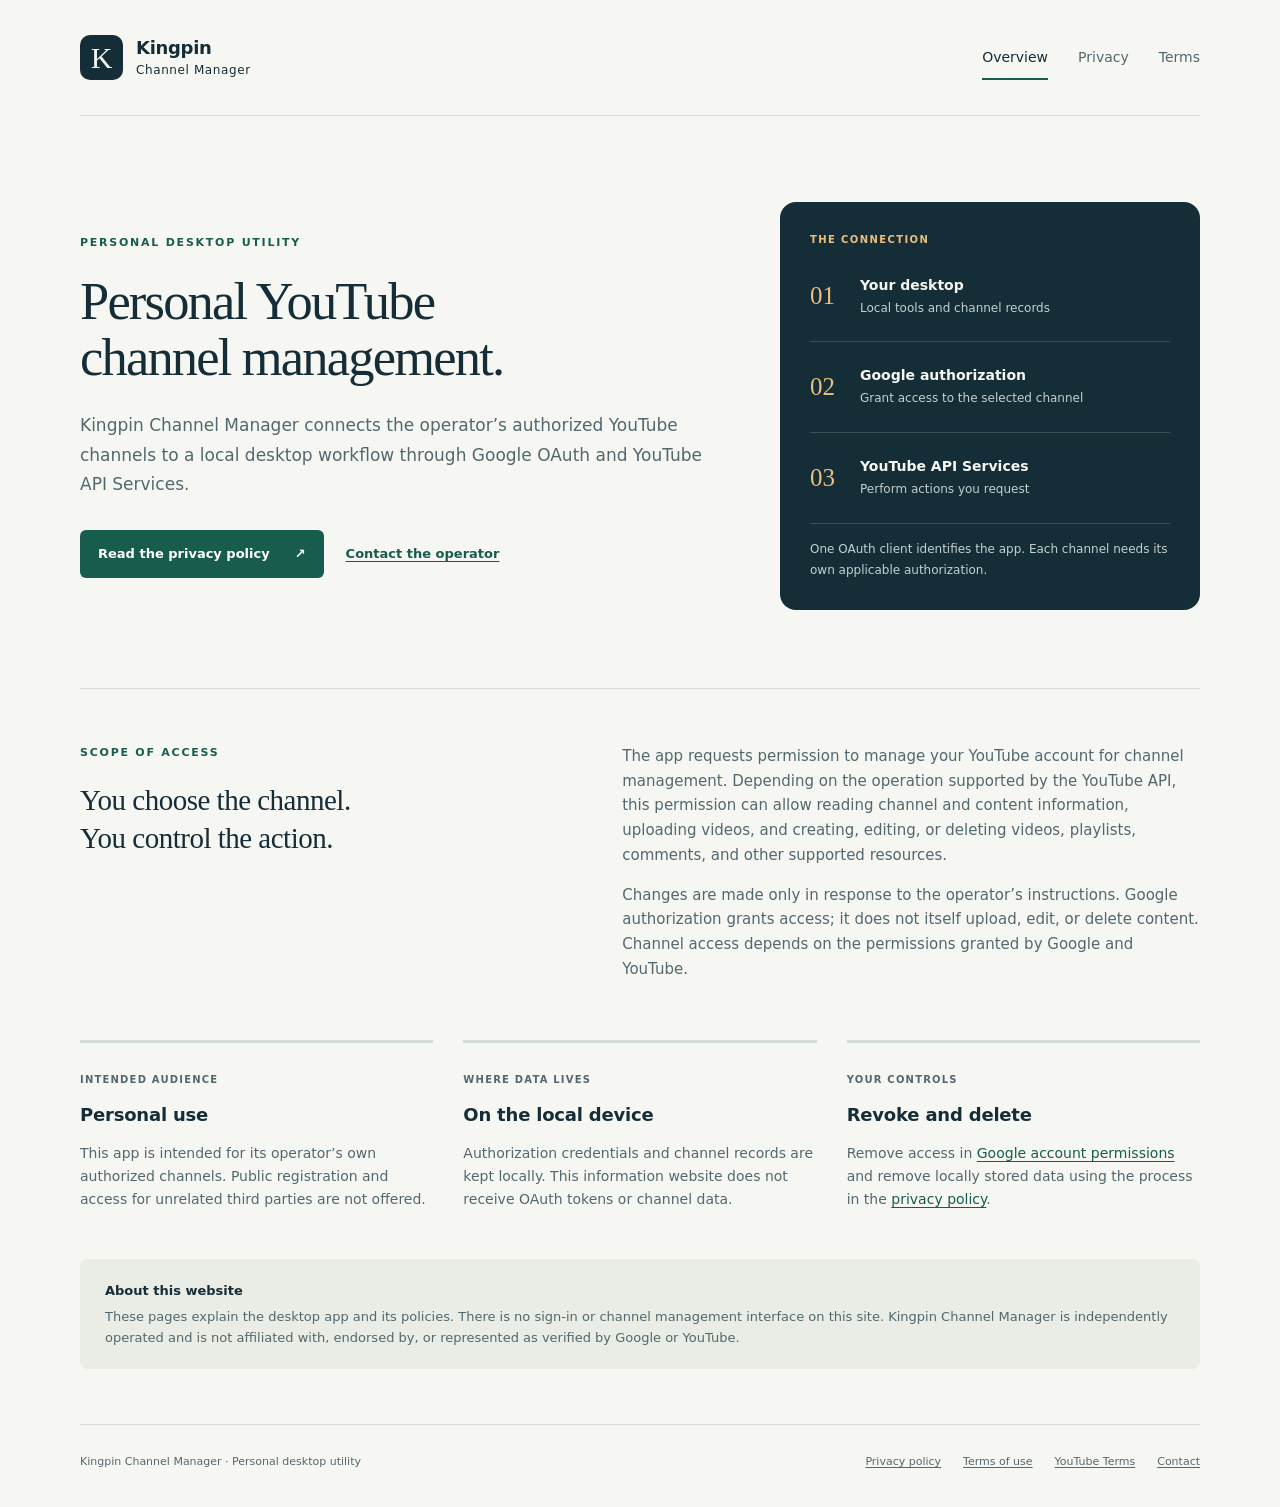
<file: index.html>
<!doctype html>
<html lang="en">
<head>
  <meta charset="utf-8">
  <meta name="viewport" content="width=device-width, initial-scale=1">
  <meta name="description" content="Information, privacy, and terms for Kingpin Channel Manager, a personal desktop utility for authorized YouTube channel management.">
  <title>Kingpin Channel Manager</title>
  <link rel="stylesheet" href="style.css">
</head>
<body>
  <a class="skip" href="#main">Skip to content</a>
  <header class="site-header shell">
    <a class="brand" href="index.html"><span class="mark" aria-hidden="true">K</span><span>Kingpin<br><small>Channel Manager</small></span></a>
    <nav aria-label="Main navigation"><a aria-current="page" href="index.html">Overview</a><a href="privacy.html">Privacy</a><a href="terms.html">Terms</a></nav>
  </header>
  <main id="main" class="shell">
    <section class="hero">
      <div>
        <p class="eyebrow">Personal desktop utility</p>
        <h1>Personal YouTube<br>channel management.</h1>
        <p class="lead">Kingpin Channel Manager connects the operator’s authorized YouTube channels to a local desktop workflow through Google OAuth and YouTube API Services.</p>
        <div class="actions"><a class="button" href="privacy.html">Read the privacy policy <span aria-hidden="true">↗</span></a><a class="text-link" href="mailto:ytkingpin99@gmail.com">Contact the operator</a></div>
      </div>
      <aside class="flow" aria-label="How authorization works">
        <span class="flow-label">The connection</span>
        <div class="flow-step"><span class="number">01</span><div><strong>Your desktop</strong><span>Local tools and channel records</span></div></div>
        <div class="flow-step"><span class="number">02</span><div><strong>Google authorization</strong><span>Grant access to the selected channel</span></div></div>
        <div class="flow-step"><span class="number">03</span><div><strong>YouTube API Services</strong><span>Perform actions you request</span></div></div>
        <p>One OAuth client identifies the app. Each channel needs its own applicable authorization.</p>
      </aside>
    </section>
    <section class="details" aria-labelledby="scope-title">
      <div><p class="eyebrow">Scope of access</p><h2 id="scope-title">You choose the channel.<br>You control the action.</h2></div>
      <div class="prose">
        <p>The app requests permission to manage your YouTube account for channel management. Depending on the operation supported by the YouTube API, this permission can allow reading channel and content information, uploading videos, and creating, editing, or deleting videos, playlists, comments, and other supported resources.</p>
        <p>Changes are made only in response to the operator’s instructions. Google authorization grants access; it does not itself upload, edit, or delete content. Channel access depends on the permissions granted by Google and YouTube.</p>
      </div>
    </section>
    <section class="facts" aria-label="App information">
      <article><span class="fact-label">Intended audience</span><h3>Personal use</h3><p>This app is intended for its operator’s own authorized channels. Public registration and access for unrelated third parties are not offered.</p></article>
      <article><span class="fact-label">Where data lives</span><h3>On the local device</h3><p>Authorization credentials and channel records are kept locally. This information website does not receive OAuth tokens or channel data.</p></article>
      <article><span class="fact-label">Your controls</span><h3>Revoke and delete</h3><p>Remove access in <a href="https://security.google.com/settings/security/permissions">Google account permissions</a> and remove locally stored data using the process in the <a href="privacy.html#deletion">privacy policy</a>.</p></article>
    </section>
    <aside class="notice"><strong>About this website</strong><p>These pages explain the desktop app and its policies. There is no sign-in or channel management interface on this site. Kingpin Channel Manager is independently operated and is not affiliated with, endorsed by, or represented as verified by Google or YouTube.</p></aside>
  </main>
  <footer class="site-footer shell"><p>Kingpin Channel Manager · Personal desktop utility</p><div><a href="privacy.html">Privacy policy</a><a href="terms.html">Terms of use</a><a href="https://www.youtube.com/t/terms">YouTube Terms</a><a href="mailto:ytkingpin99@gmail.com">Contact</a></div></footer>
</body>
</html>
</file>
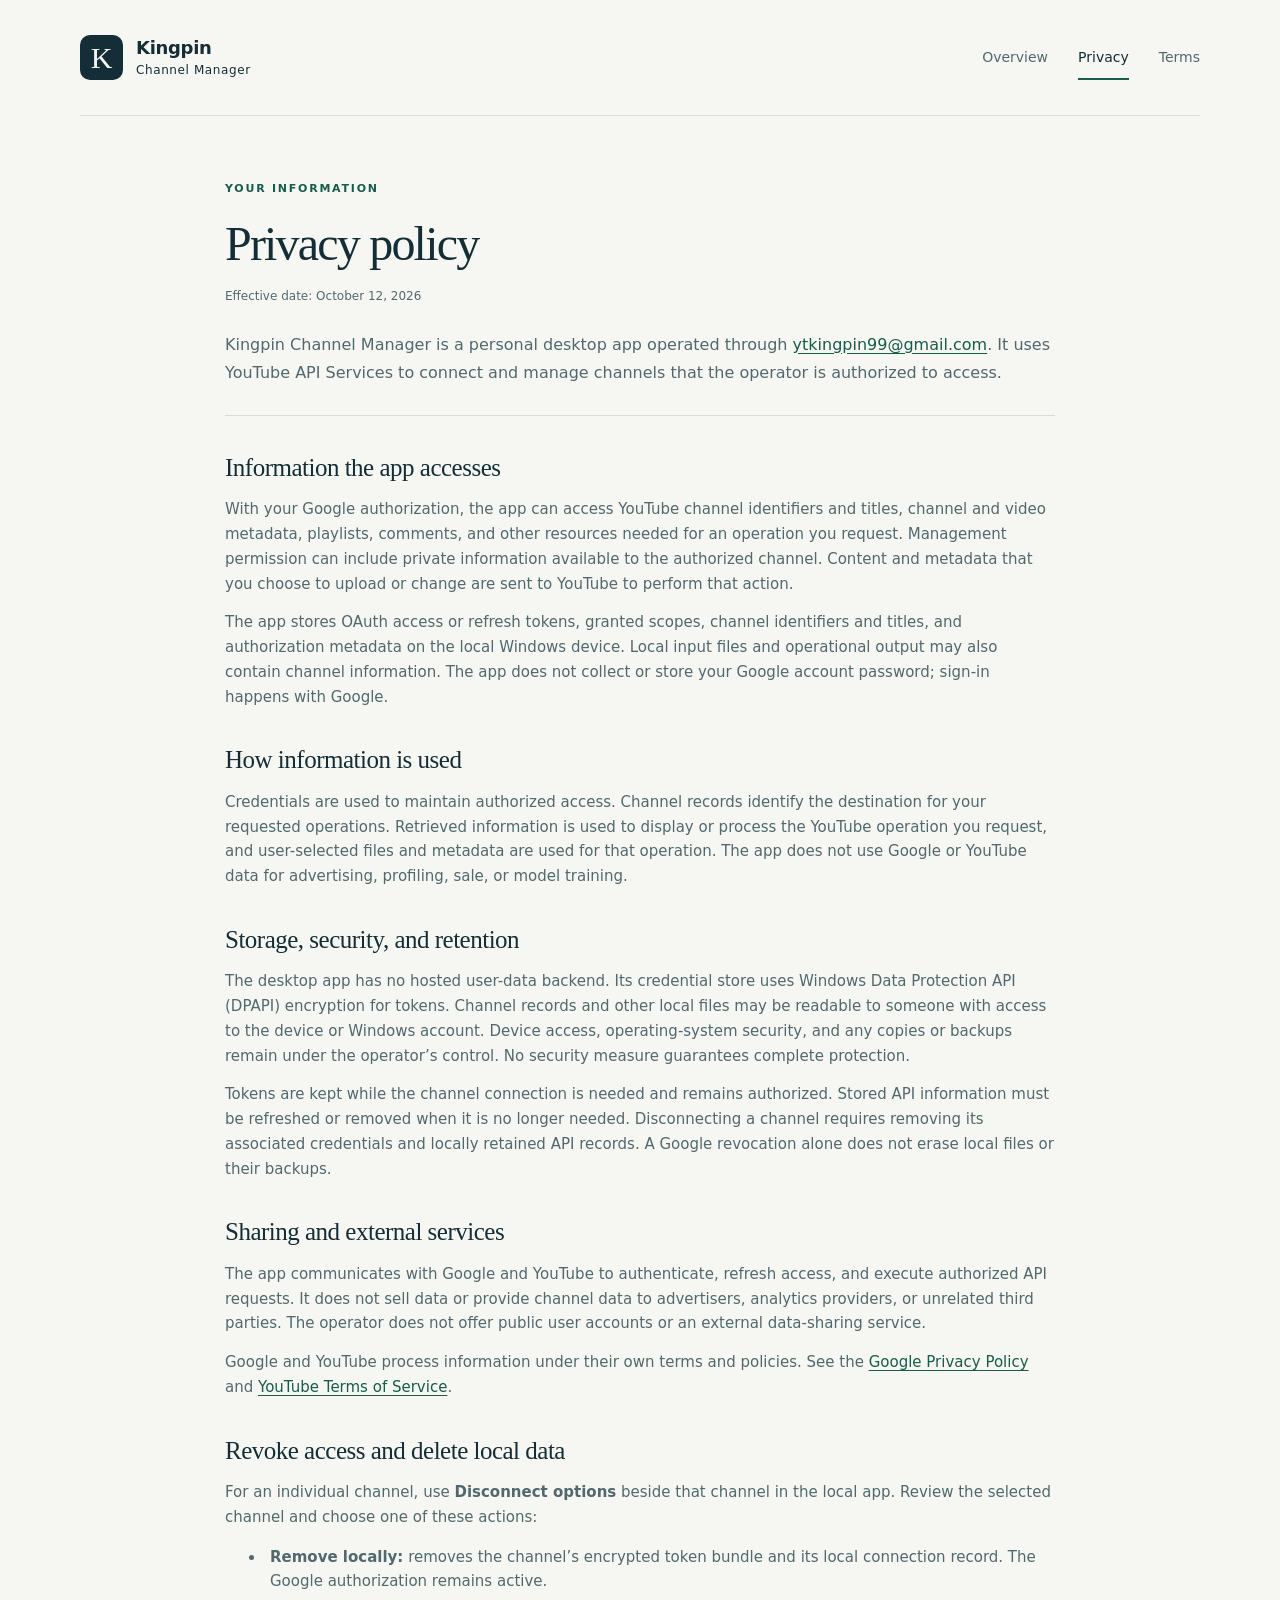
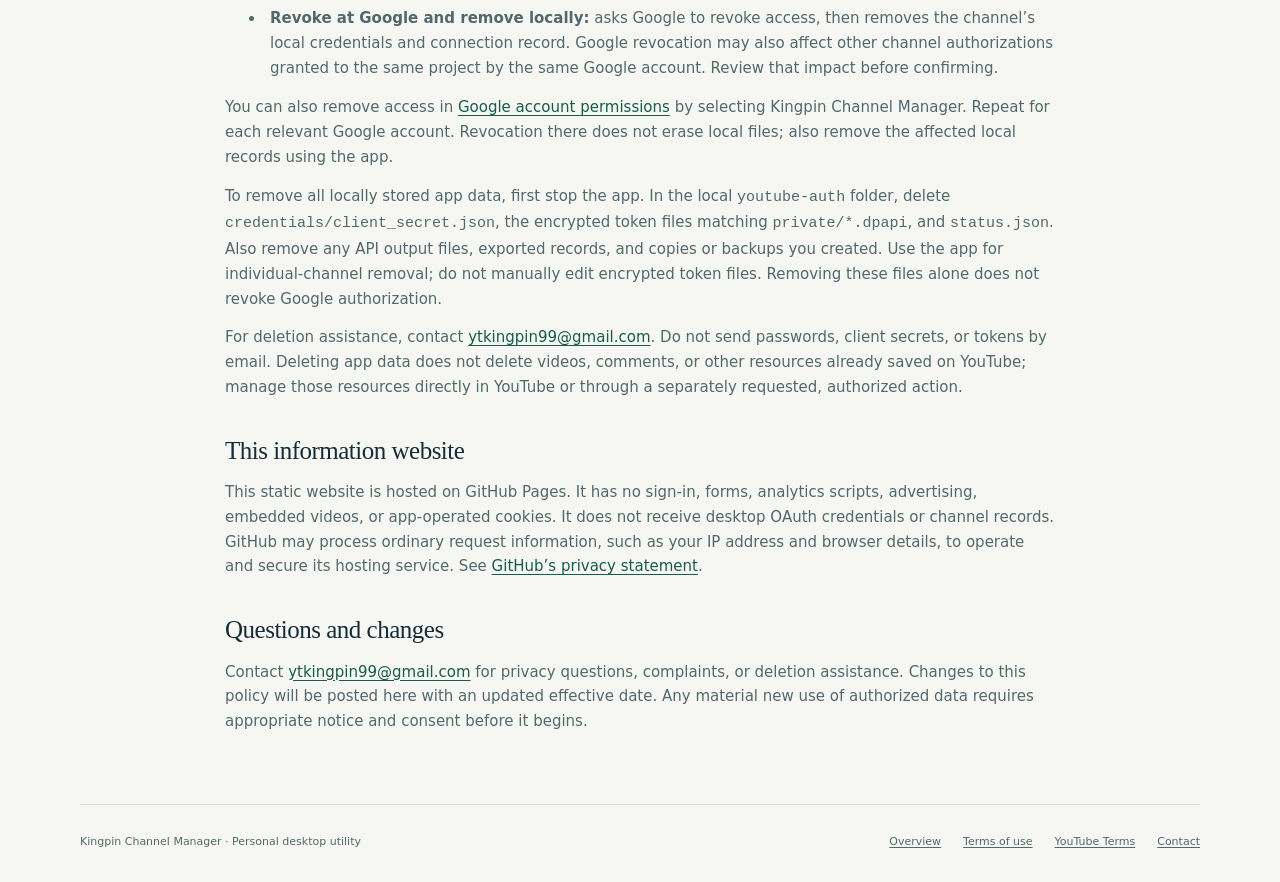
<file: privacy.html>
<!doctype html>
<html lang="en">
<head>
  <meta charset="utf-8">
  <meta name="viewport" content="width=device-width, initial-scale=1">
  <meta name="description" content="Privacy policy for Kingpin Channel Manager: local data storage, Google authorization, data use, revocation, and deletion.">
  <title>Privacy Policy · Kingpin Channel Manager</title>
  <link rel="stylesheet" href="style.css">
</head>
<body>
  <a class="skip" href="#main">Skip to content</a>
  <header class="site-header shell">
    <a class="brand" href="index.html"><span class="mark" aria-hidden="true">K</span><span>Kingpin<br><small>Channel Manager</small></span></a>
    <nav aria-label="Main navigation"><a href="index.html">Overview</a><a aria-current="page" href="privacy.html">Privacy</a><a href="terms.html">Terms</a></nav>
  </header>
  <main id="main" class="document shell">
    <div class="document-heading"><p class="eyebrow">Your information</p><h1>Privacy policy</h1><p class="date">Effective date: October 12, 2026</p><p class="lead">Kingpin Channel Manager is a personal desktop app operated through <a href="mailto:ytkingpin99@gmail.com">ytkingpin99@gmail.com</a>. It uses YouTube API Services to connect and manage channels that the operator is authorized to access.</p></div>
    <div class="document-body">
      <section><h2>Information the app accesses</h2><p>With your Google authorization, the app can access YouTube channel identifiers and titles, channel and video metadata, playlists, comments, and other resources needed for an operation you request. Management permission can include private information available to the authorized channel. Content and metadata that you choose to upload or change are sent to YouTube to perform that action.</p><p>The app stores OAuth access or refresh tokens, granted scopes, channel identifiers and titles, and authorization metadata on the local Windows device. Local input files and operational output may also contain channel information. The app does not collect or store your Google account password; sign-in happens with Google.</p></section>
      <section><h2>How information is used</h2><p>Credentials are used to maintain authorized access. Channel records identify the destination for your requested operations. Retrieved information is used to display or process the YouTube operation you request, and user-selected files and metadata are used for that operation. The app does not use Google or YouTube data for advertising, profiling, sale, or model training.</p></section>
      <section><h2>Storage, security, and retention</h2><p>The desktop app has no hosted user-data backend. Its credential store uses Windows Data Protection API (DPAPI) encryption for tokens. Channel records and other local files may be readable to someone with access to the device or Windows account. Device access, operating-system security, and any copies or backups remain under the operator’s control. No security measure guarantees complete protection.</p><p>Tokens are kept while the channel connection is needed and remains authorized. Stored API information must be refreshed or removed when it is no longer needed. Disconnecting a channel requires removing its associated credentials and locally retained API records. A Google revocation alone does not erase local files or their backups.</p></section>
      <section><h2>Sharing and external services</h2><p>The app communicates with Google and YouTube to authenticate, refresh access, and execute authorized API requests. It does not sell data or provide channel data to advertisers, analytics providers, or unrelated third parties. The operator does not offer public user accounts or an external data-sharing service.</p><p>Google and YouTube process information under their own terms and policies. See the <a href="https://policies.google.com/privacy">Google Privacy Policy</a> and <a href="https://www.youtube.com/t/terms">YouTube Terms of Service</a>.</p></section>
      <section id="deletion"><h2>Revoke access and delete local data</h2><p>For an individual channel, use <strong>Disconnect options</strong> beside that channel in the local app. Review the selected channel and choose one of these actions:</p><ul><li><strong>Remove locally:</strong> removes the channel’s encrypted token bundle and its local connection record. The Google authorization remains active.</li><li><strong>Revoke at Google and remove locally:</strong> asks Google to revoke access, then removes the channel’s local credentials and connection record. Google revocation may also affect other channel authorizations granted to the same project by the same Google account. Review that impact before confirming.</li></ul><p>You can also remove access in <a href="https://security.google.com/settings/security/permissions">Google account permissions</a> by selecting Kingpin Channel Manager. Repeat for each relevant Google account. Revocation there does not erase local files; also remove the affected local records using the app.</p><p>To remove all locally stored app data, first stop the app. In the local <code>youtube-auth</code> folder, delete <code>credentials/client_secret.json</code>, the encrypted token files matching <code>private/*.dpapi</code>, and <code>status.json</code>. Also remove any API output files, exported records, and copies or backups you created. Use the app for individual-channel removal; do not manually edit encrypted token files. Removing these files alone does not revoke Google authorization.</p><p>For deletion assistance, contact <a href="mailto:ytkingpin99@gmail.com">ytkingpin99@gmail.com</a>. Do not send passwords, client secrets, or tokens by email. Deleting app data does not delete videos, comments, or other resources already saved on YouTube; manage those resources directly in YouTube or through a separately requested, authorized action.</p></section>
      <section><h2>This information website</h2><p>This static website is hosted on GitHub Pages. It has no sign-in, forms, analytics scripts, advertising, embedded videos, or app-operated cookies. It does not receive desktop OAuth credentials or channel records. GitHub may process ordinary request information, such as your IP address and browser details, to operate and secure its hosting service. See <a href="https://docs.github.com/en/site-policy/privacy-policies/github-general-privacy-statement">GitHub’s privacy statement</a>.</p></section>
      <section><h2>Questions and changes</h2><p>Contact <a href="mailto:ytkingpin99@gmail.com">ytkingpin99@gmail.com</a> for privacy questions, complaints, or deletion assistance. Changes to this policy will be posted here with an updated effective date. Any material new use of authorized data requires appropriate notice and consent before it begins.</p></section>
    </div>
  </main>
  <footer class="site-footer shell"><p>Kingpin Channel Manager · Personal desktop utility</p><div><a href="index.html">Overview</a><a href="terms.html">Terms of use</a><a href="https://www.youtube.com/t/terms">YouTube Terms</a><a href="mailto:ytkingpin99@gmail.com">Contact</a></div></footer>
</body>
</html>
</file>
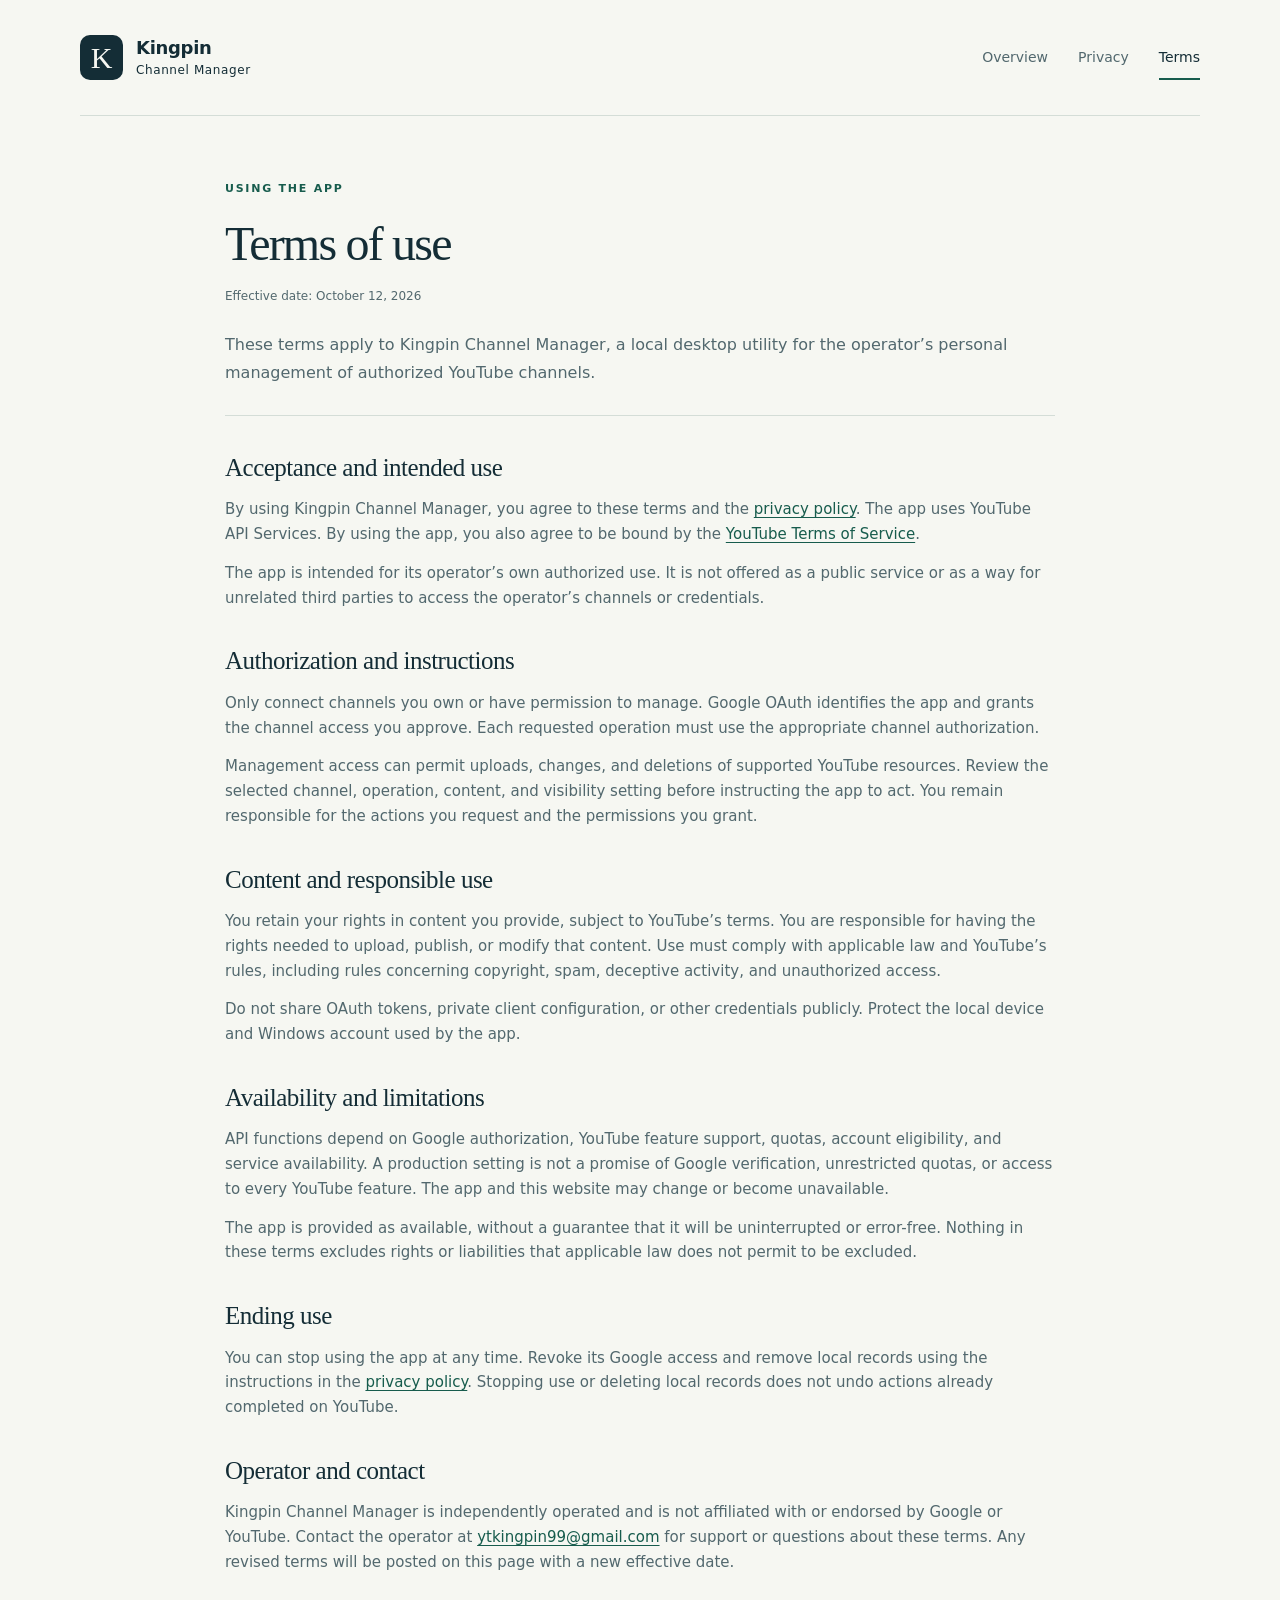
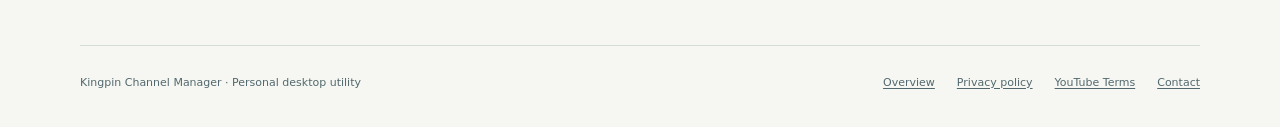
<file: terms.html>
<!doctype html>
<html lang="en">
<head>
  <meta charset="utf-8">
  <meta name="viewport" content="width=device-width, initial-scale=1">
  <meta name="description" content="Terms of use for Kingpin Channel Manager, a personal desktop app using YouTube API Services.">
  <title>Terms of Use · Kingpin Channel Manager</title>
  <link rel="stylesheet" href="style.css">
</head>
<body>
  <a class="skip" href="#main">Skip to content</a>
  <header class="site-header shell">
    <a class="brand" href="index.html"><span class="mark" aria-hidden="true">K</span><span>Kingpin<br><small>Channel Manager</small></span></a>
    <nav aria-label="Main navigation"><a href="index.html">Overview</a><a href="privacy.html">Privacy</a><a aria-current="page" href="terms.html">Terms</a></nav>
  </header>
  <main id="main" class="document shell">
    <div class="document-heading"><p class="eyebrow">Using the app</p><h1>Terms of use</h1><p class="date">Effective date: October 12, 2026</p><p class="lead">These terms apply to Kingpin Channel Manager, a local desktop utility for the operator’s personal management of authorized YouTube channels.</p></div>
    <div class="document-body">
      <section><h2>Acceptance and intended use</h2><p>By using Kingpin Channel Manager, you agree to these terms and the <a href="privacy.html">privacy policy</a>. The app uses YouTube API Services. By using the app, you also agree to be bound by the <a href="https://www.youtube.com/t/terms">YouTube Terms of Service</a>.</p><p>The app is intended for its operator’s own authorized use. It is not offered as a public service or as a way for unrelated third parties to access the operator’s channels or credentials.</p></section>
      <section><h2>Authorization and instructions</h2><p>Only connect channels you own or have permission to manage. Google OAuth identifies the app and grants the channel access you approve. Each requested operation must use the appropriate channel authorization.</p><p>Management access can permit uploads, changes, and deletions of supported YouTube resources. Review the selected channel, operation, content, and visibility setting before instructing the app to act. You remain responsible for the actions you request and the permissions you grant.</p></section>
      <section><h2>Content and responsible use</h2><p>You retain your rights in content you provide, subject to YouTube’s terms. You are responsible for having the rights needed to upload, publish, or modify that content. Use must comply with applicable law and YouTube’s rules, including rules concerning copyright, spam, deceptive activity, and unauthorized access.</p><p>Do not share OAuth tokens, private client configuration, or other credentials publicly. Protect the local device and Windows account used by the app.</p></section>
      <section><h2>Availability and limitations</h2><p>API functions depend on Google authorization, YouTube feature support, quotas, account eligibility, and service availability. A production setting is not a promise of Google verification, unrestricted quotas, or access to every YouTube feature. The app and this website may change or become unavailable.</p><p>The app is provided as available, without a guarantee that it will be uninterrupted or error-free. Nothing in these terms excludes rights or liabilities that applicable law does not permit to be excluded.</p></section>
      <section><h2>Ending use</h2><p>You can stop using the app at any time. Revoke its Google access and remove local records using the instructions in the <a href="privacy.html#deletion">privacy policy</a>. Stopping use or deleting local records does not undo actions already completed on YouTube.</p></section>
      <section><h2>Operator and contact</h2><p>Kingpin Channel Manager is independently operated and is not affiliated with or endorsed by Google or YouTube. Contact the operator at <a href="mailto:ytkingpin99@gmail.com">ytkingpin99@gmail.com</a> for support or questions about these terms. Any revised terms will be posted on this page with a new effective date.</p></section>
    </div>
  </main>
  <footer class="site-footer shell"><p>Kingpin Channel Manager · Personal desktop utility</p><div><a href="index.html">Overview</a><a href="privacy.html">Privacy policy</a><a href="https://www.youtube.com/t/terms">YouTube Terms</a><a href="mailto:ytkingpin99@gmail.com">Contact</a></div></footer>
</body>
</html>
</file>
<file: style.css>
:root{color-scheme:light;--ink:#142d36;--muted:#52686e;--paper:#f6f7f2;--line:#d4ddd7;--accent:#175c4d;--warm:#edbe80;--white:#fff;--radius:16px}
*{box-sizing:border-box}
html{scroll-behavior:smooth;scroll-padding-top:2rem}
body{margin:0;background:var(--paper);color:var(--ink);font-family:system-ui,-apple-system,BlinkMacSystemFont,"Segoe UI",sans-serif;line-height:1.65;-webkit-font-smoothing:antialiased}
a{color:var(--accent);text-underline-offset:.2em}
a:hover{text-decoration-thickness:2px}
a:focus-visible{outline:3px solid #9b5b18;outline-offset:5px;border-radius:3px}
.shell{width:min(1120px,calc(100% - 64px));margin-inline:auto}
.skip{position:absolute;top:-80px;left:20px;z-index:2;padding:10px 20px;background:white}
.skip:focus{top:10px}
.site-header{min-height:116px;display:flex;align-items:center;justify-content:space-between;gap:30px;border-bottom:1px solid var(--line)}
.brand{display:flex;align-items:center;gap:13px;color:var(--ink);text-decoration:none;font-size:18px;font-weight:750;line-height:1.1;letter-spacing:-.3px}
.brand small{font-size:12px;font-weight:500;letter-spacing:.05em}
.mark{display:grid;place-items:center;background:var(--ink);color:var(--paper);width:43px;height:45px;border-radius:10px;font-family:Georgia,serif;font-size:30px;font-weight:normal}
nav{display:flex;gap:30px;font-size:14px}
nav a{color:var(--muted);text-decoration:none;padding:9px 0}
nav a[aria-current=page]{color:var(--ink);box-shadow:0 2px var(--accent)}
.hero{display:grid;grid-template-columns:1.5fr 1fr;gap:70px;align-items:center;padding:86px 0 78px}
.eyebrow{text-transform:uppercase;font-size:11px;font-weight:750;letter-spacing:.16em;color:var(--accent);margin:0 0 20px}
h1,h2,h3,p{margin-top:0}
h1{font-family:Georgia,"Times New Roman",serif;font-weight:normal;font-size:clamp(38px,4.1vw,56px);line-height:1.08;letter-spacing:-1.8px;margin-bottom:25px}
.lead{font-size:17px;color:var(--muted);max-width:660px;line-height:1.75}
.actions{display:flex;align-items:center;gap:22px;flex-wrap:wrap;margin-top:30px;font-size:13px}
.button{display:inline-flex;gap:25px;padding:13px 18px;background:var(--accent);color:white;text-decoration:none;border-radius:6px;font-weight:650}
.button:hover{background:var(--ink)}
.text-link{font-weight:600}
.flow{background:var(--ink);color:var(--paper);padding:30px;border-radius:var(--radius)}
.flow-label{display:block;text-transform:uppercase;letter-spacing:.14em;font-size:10px;color:var(--warm);margin-bottom:25px;font-weight:650}
.flow-step{display:flex;align-items:center;gap:18px;padding:0 0 23px;margin:0 0 22px;border-bottom:1px solid #385058}
.flow-step:last-of-type{margin-bottom:15px}
.number{font-family:Georgia,serif;font-size:25px;color:var(--warm);min-width:32px}
.flow-step strong,.flow-step div>span{display:block}
.flow-step strong{font-size:14px;font-weight:600}
.flow-step div>span{font-size:12px;color:#c4d1d0;margin-top:2px}
.flow p{font-size:12px;line-height:1.7;color:#c4d1d0;margin:0}
.details{display:grid;grid-template-columns:1fr 1.25fr;gap:80px;border-top:1px solid var(--line);padding:55px 0 38px}
h2{font-family:Georgia,"Times New Roman",serif;font-size:29px;font-weight:normal;line-height:1.3;letter-spacing:-.5px}
.prose{font-size:15px;color:var(--muted)}
.prose p:last-child{margin-bottom:0}
.facts{display:grid;grid-template-columns:repeat(3,1fr);gap:30px;margin:20px 0 48px}
.facts article{border-top:3px solid var(--line);padding-top:22px}
.fact-label{font-size:10px;letter-spacing:.12em;text-transform:uppercase;font-weight:650;color:var(--muted)}
h3{font-size:18px;letter-spacing:-.2px;margin:9px 0 12px}
.facts p{font-size:14px;color:var(--muted);margin-bottom:0}
.notice{background:#e9ede5;border-radius:8px;padding:21px 25px;margin-bottom:55px;font-size:13px;color:var(--muted)}
.notice strong{color:var(--ink);display:block;margin-bottom:4px}
.notice p{margin:0}
.site-footer{border-top:1px solid var(--line);padding:28px 0 35px;font-size:11px;color:var(--muted);display:flex;justify-content:space-between;gap:20px;flex-wrap:wrap}
.site-footer p{margin:0}
.site-footer div{display:flex;gap:22px;flex-wrap:wrap}
.site-footer a{color:var(--muted)}
.document{max-width:830px;padding:64px 0 35px}
.document-heading{border-bottom:1px solid var(--line);padding-bottom:28px;margin-bottom:36px}
.document h1{font-size:48px;margin-bottom:17px}
.date{font-size:12px;color:var(--muted);margin-bottom:24px}
.document .lead{font-size:16px;max-width:none;margin-bottom:0}
.document-body{font-size:15px;color:var(--muted)}
.document-body section{margin-bottom:35px}
.document-body h2{font-size:25px;color:var(--ink);margin-bottom:13px}
.document-body p{margin-bottom:14px}
.document-body li{padding-left:5px;margin:0 0 12px}
.document-body ol{padding-left:22px}
@media(max-width:850px){.hero{gap:35px;grid-template-columns:1.3fr 1fr;padding:60px 0}.flow{padding:25px}.details{gap:35px}.actions{gap:17px}.facts{gap:24px}}
@media(max-width:650px){.shell{width:calc(100% - 36px)}.site-header{min-height:100px;gap:14px}.brand{font-size:16px;gap:9px}.mark{width:34px;height:37px;font-size:25px}.brand small{font-size:10px}nav{gap:15px;font-size:12px}.hero{grid-template-columns:1fr;padding:44px 0;gap:32px}h1{font-size:42px}.hero h1 br{display:none}.lead{font-size:16px}.flow{padding:26px}.details{grid-template-columns:1fr;gap:10px;padding-top:35px}.details h2 br{display:none}.facts{grid-template-columns:1fr;gap:28px;margin-top:8px}.notice{margin-bottom:35px}.site-footer{gap:15px}.site-footer div{gap:17px}.document{padding-top:42px}.document h1{font-size:40px}.document-body h2{font-size:24px}.document-body{font-size:15px}}
@media(prefers-reduced-motion:reduce){html{scroll-behavior:auto}}
</file>
